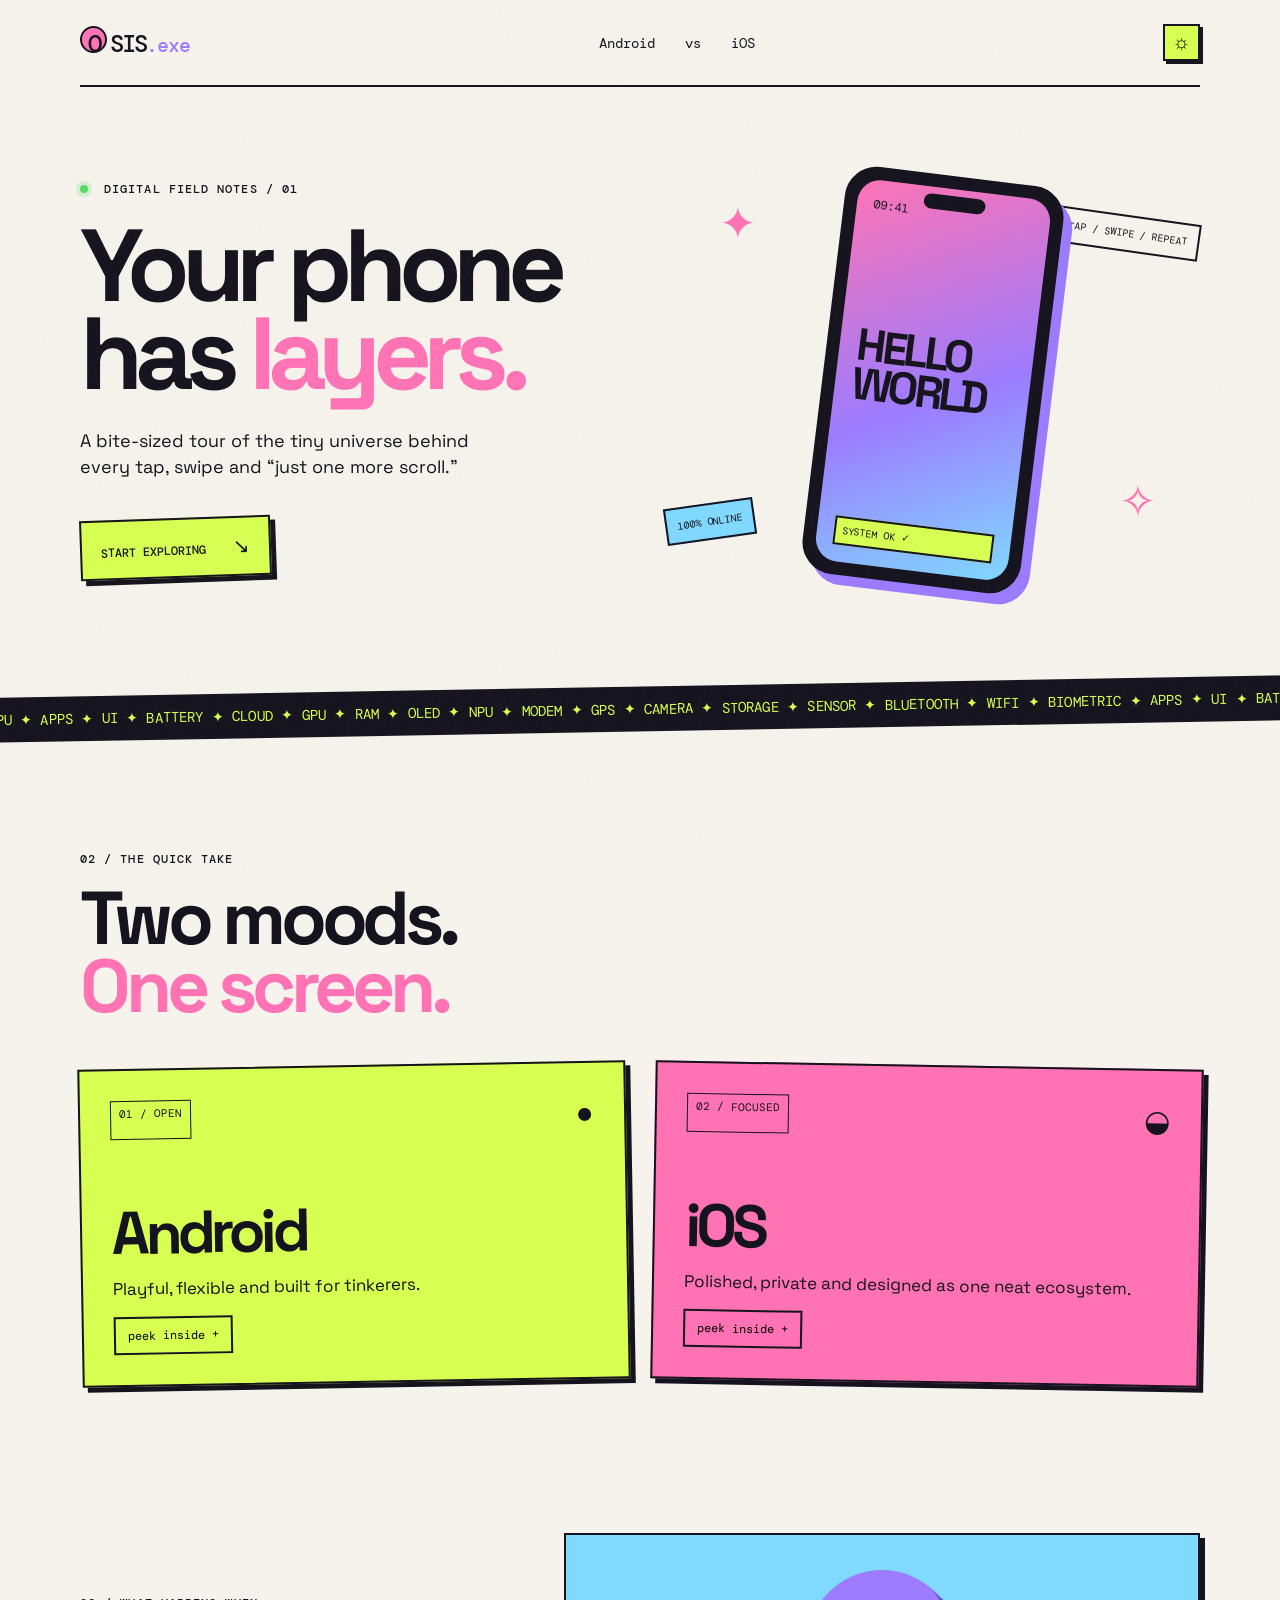
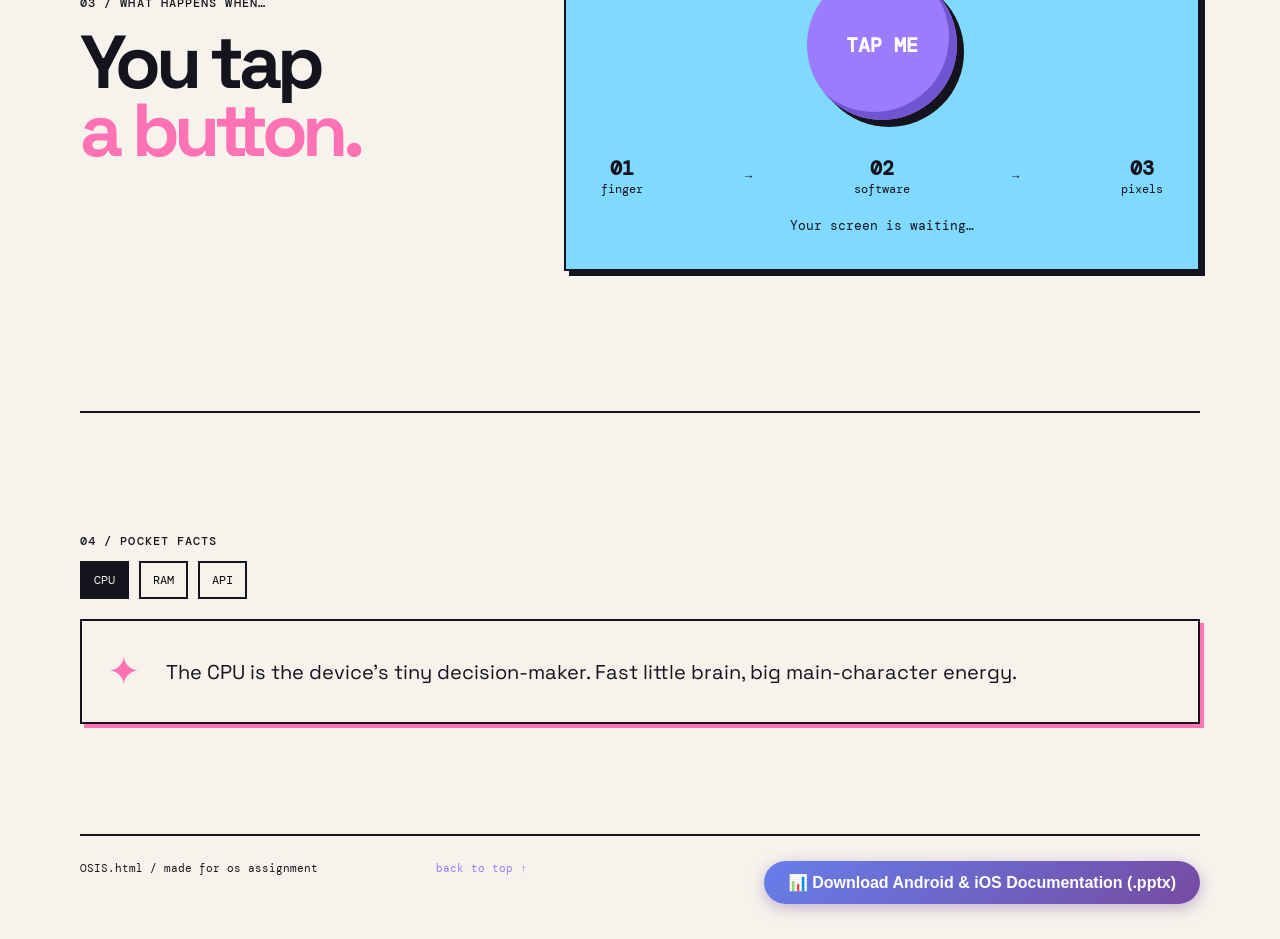
<file: index.html>
<!DOCTYPE html>
<html lang="en">
<head>
  <meta charset="UTF-8">
  <meta name="viewport" content="width=device-width, initial-scale=1.0">
  <meta name="description" content="A tiny, playful guide to Android and iOS.">
  <title>OSIS.exe — Android vs iOS</title>
  <link rel="preconnect" href="https://fonts.googleapis.com">
  <link rel="preconnect" href="https://fonts.gstatic.com" crossorigin>
  <link href="https://fonts.googleapis.com/css2?family=DM+Mono:wght@400;500&family=Space+Grotesk:wght@400;500;600;700&display=swap" rel="stylesheet">
  <link rel="stylesheet" href="css/style.css">
  <link rel="icon" type="image/x-icon" href="IMAGES/O.ico">
</head>
<body>
  <div class="noise" aria-hidden="true"></div>
  <header class="topbar">
    <a class="logo" href="#top" aria-label="OSIS home"><span>O</span>SIS<small>.exe</small></a>
    <nav aria-label="Main navigation">
      <a href="#android">Android</a><a href="#ios">vs</a><a href="#compare">iOS</a>
    </nav>
    <button class="mode-toggle" id="modeToggle" type="button" aria-label="Toggle color mode">☼</button>
  </header>

  <main id="top">
    <section class="hero section-wrap">
      <div class="hero-copy">
        <p class="kicker"><span class="live-dot"></span> DIGITAL FIELD NOTES / 01</p>
        <h1>Your phone<br>has <em>layers.</em></h1>
        <p class="intro">A bite-sized tour of the tiny universe behind every tap, swipe and “just one more scroll.”</p>
        <a class="sticker-button" href="#compare">START EXPLORING <span>↘</span></a>
      </div>
      <div class="hero-art" aria-label="Decorative phone illustration">
        <span class="spark spark-one">✦</span><span class="spark spark-two">✧</span>
        <div class="phone phone-hero"><div class="phone-island"></div><div class="screen"><span class="screen-time">09:41</span><b>HELLO<br>WORLD</b><span class="screen-chip">SYSTEM OK ✓</span></div></div>
        <div class="orbit orbit-one">TAP / SWIPE / REPEAT</div><div class="orbit orbit-two">100% ONLINE</div>
      </div>
    </section>

    <section class="marquee" aria-label="Topics">
      <div>CPU ✦ APPS ✦ UI ✦ BATTERY ✦ CLOUD ✦ GPU ✦ RAM ✦ OLED ✦ NPU ✦ MODEM ✦ GPS ✦ CAMERA ✦ STORAGE ✦ SENSOR ✦ BLUETOOTH ✦ WIFI ✦ BIOMETRIC ✦ 
      APPS ✦ UI ✦ BATTERY ✦ CLOUD ✦ GPU ✦ RAM ✦ </div></section>

    <section class="section-wrap quick-start" id="compare">
      <div class="section-title"><p class="kicker">02 / THE QUICK TAKE</p><h2>Two moods.<br><em>One screen.</em></h2></div>
      <div class="choice-grid">
        <article class="os-card android-card" id="android">
          <div class="card-top"><span class="pill">01 / OPEN</span><span class="card-symbol">●</span></div>
          <h3>Android</h3><p>Playful, flexible and built for tinkerers.</p>
          <button class="reveal-button" data-target="androidMore">peek inside +</button>
          <div class="reveal" id="androidMore"><strong>Under the hood:</strong> Linux kernel → Android Runtime → your apps.
          <br><br>✿ A flexible, Linux-based system running apps on a virtual translation layer (ART), allowing it to work on any phone hardware but requiring more RAM. ♡</div>
        </article>
        <article class="os-card ios-card" id="ios">
          <div class="card-top"><span class="pill">02 / FOCUSED</span><span class="card-symbol">◒</span></div>
          <h3>iOS</h3><p>Polished, private and designed as one neat ecosystem.</p>
          <button class="reveal-button" data-target="iosMore">peek inside +</button>
          <div class="reveal" id="iosMore"><strong>Under the hood:</strong> Darwin core → Cocoa Touch → your apps.
          <br><br>✿ A closed, Unix-based system running apps directly on custom chips, delivering highly efficient performance with less RAM. ♡</div>
        </article>
      </div>
    </section>

    <section class="section-wrap interaction-zone">
      <div class="section-title"><p class="kicker">03 / WHAT HAPPENS WHEN…</p><h2>You tap<br><em>a button.</em></h2></div>
      <div class="flow-box">
        <button class="tap-button" id="tapButton" type="button">TAP ME</button>
        <div class="flow-steps"><span><b>01</b> finger</span><i>→</i><span><b>02</b> software</span><i>→</i><span><b>03</b> pixels</span></div>
        <p id="tapMessage">Your screen is waiting…</p>
      </div>
    </section>

    <section class="section-wrap mini-facts">
      <p class="kicker">04 / POCKET FACTS</p>
      <div class="fact-row"><button class="fact-tab active" data-fact="cpu">CPU</button><button class="fact-tab" data-fact="ram">RAM</button><button class="fact-tab" data-fact="api">API</button></div>
      <div class="fact-display"><span class="fact-icon">✦</span><p id="factText">The CPU is the device’s tiny decision-maker. Fast little brain, big main-character energy.</p></div>
    </section>
  </main>

  <footer class="footer section-wrap"><span>OSIS.html / made for os assignment</span><a href="#top">back to top ↑</a>
    <br><br>
  <a href="https://github.com/bad-Things6856/osis/raw/refs/heads/osis/Documentation_of_Android_and_iOS.pptx" style="display: inline-block; padding: 12px 24px; font-family: 'Segoe UI', Tahoma, Geneva, Verdana, sans-serif; font-size: 16px;
    font-weight: 600; color: #ffffff; background: linear-gradient(135deg, #667eea 0%, #764ba2 100%); border-radius: 30px; text-decoration: none; box-shadow: 0 4px 15px rgba(118, 75, 162, 0.4); transition: all 0.3s ease;" onmouseover="this.style.transform='translateY(-2px)';
    this.style.boxShadow='0 6px 20px rgba(118, 75, 162, 0.6)';" onmouseout="this.style.transform='translateY(0)'; this.style.boxShadow='0 4px 15px rgba(118, 75, 162, 0.4)';">
    📊 Download Android & iOS Documentation (.pptx)
</a>
  </footer>
  <script src="js/app.js"></script>
</body>
</html>
</file>
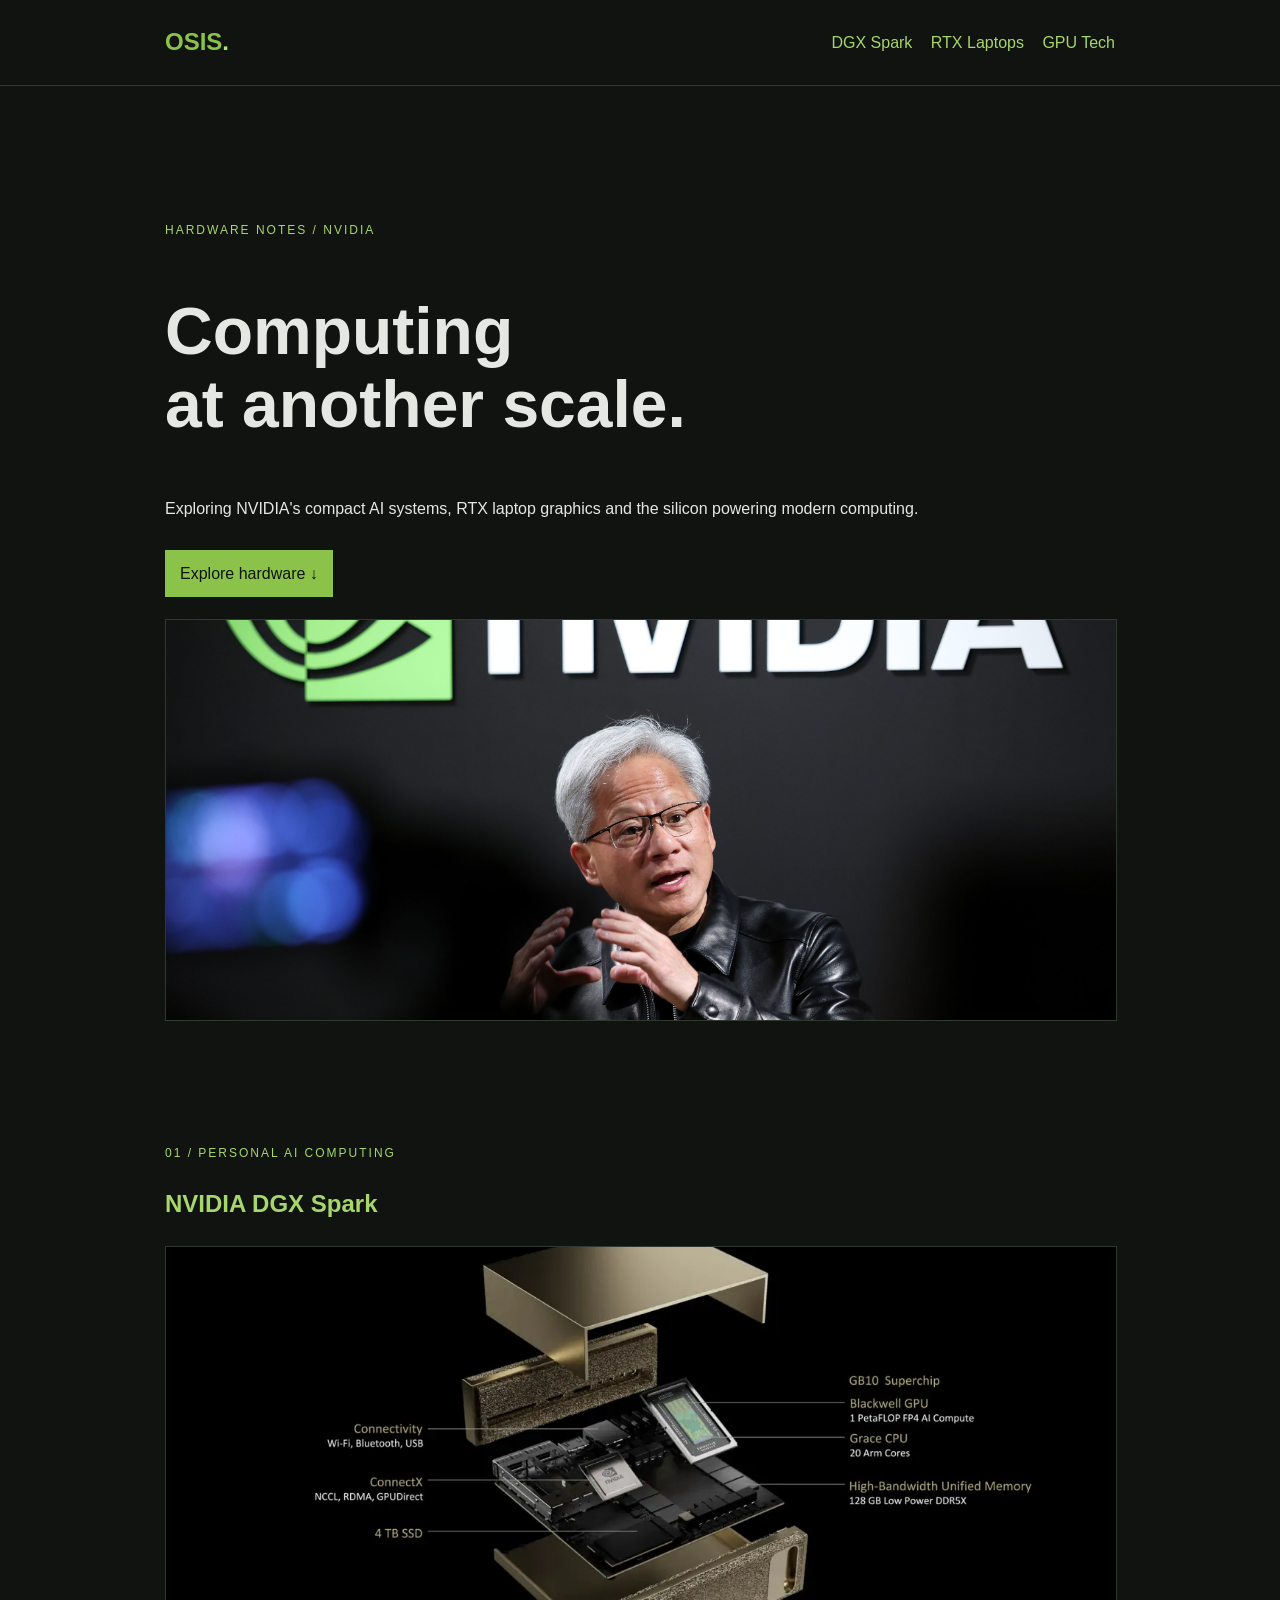
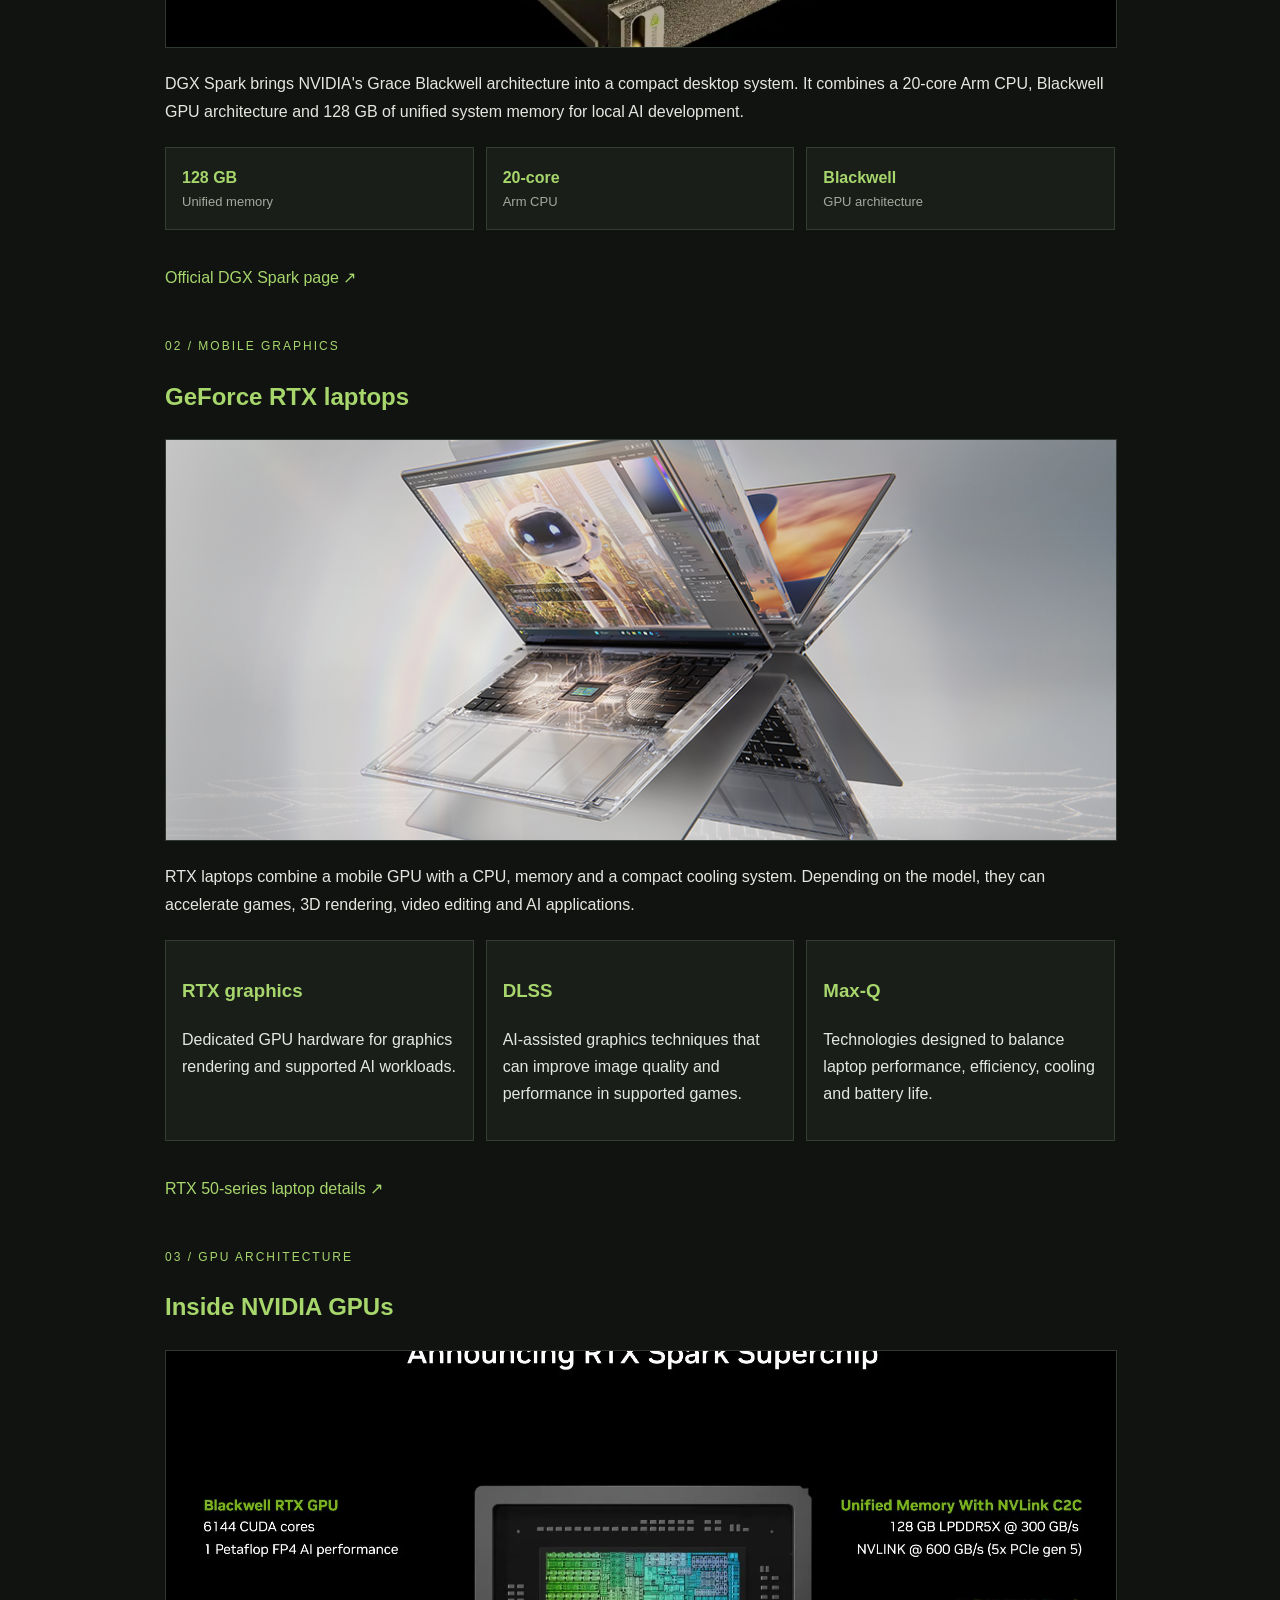
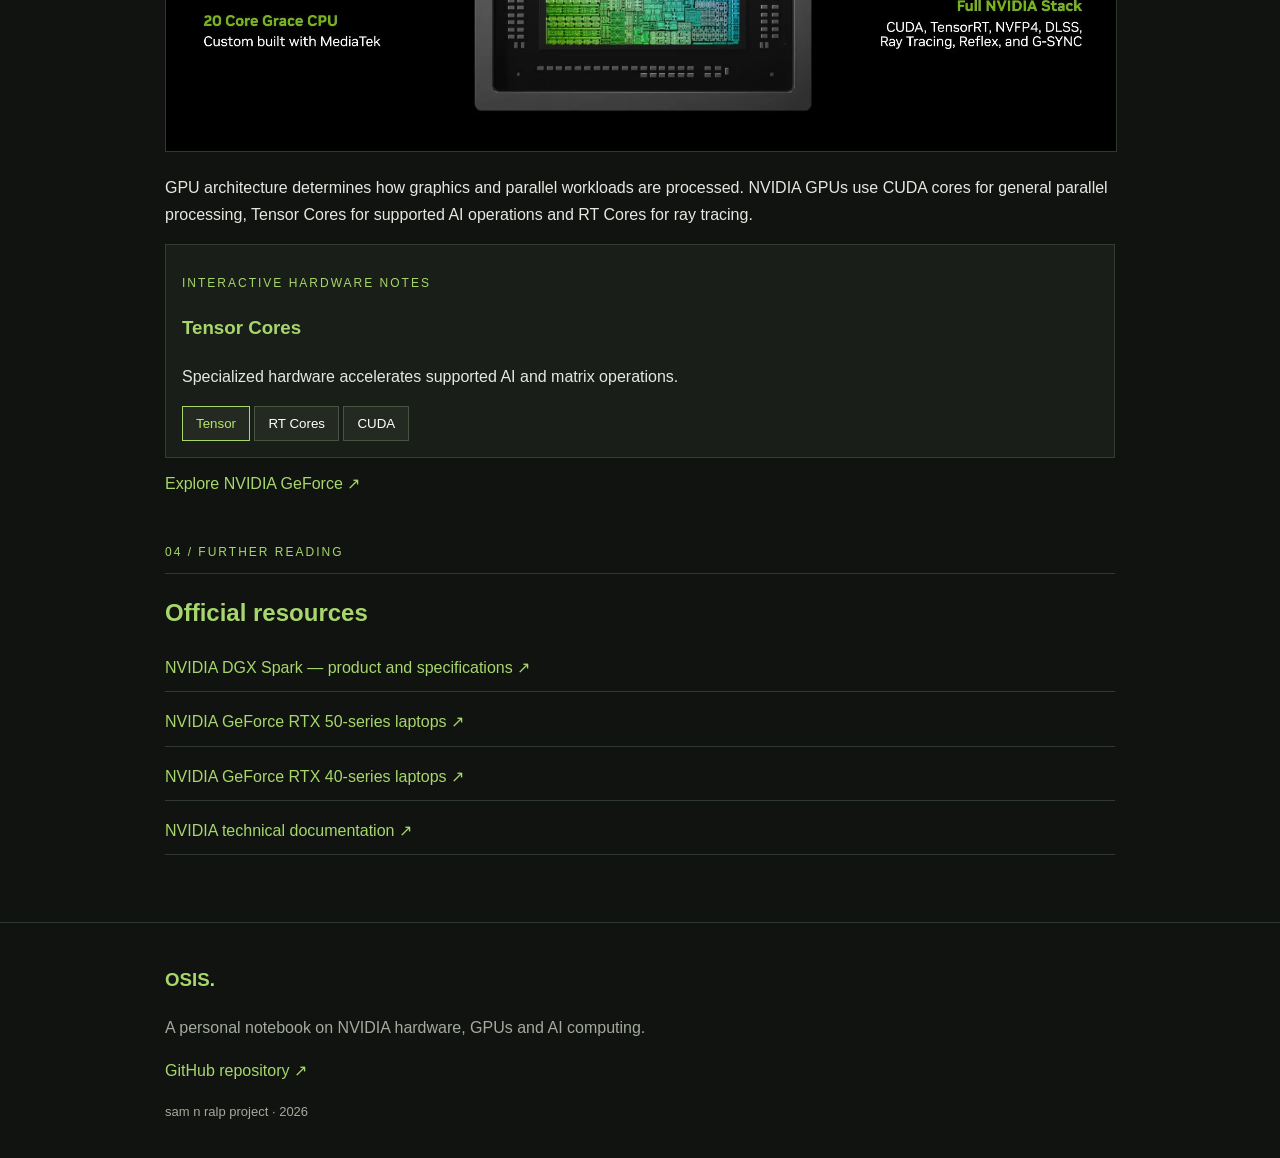
<file: Htmlwd/index.html>
<!DOCTYPE html>
<html lang="en">
<head>
    <meta charset="UTF-8">
    <meta name="viewport" content="width=device-width, initial-scale=1.0">
    <title>OSIS | NVIDIA Hardware</title>
    <link rel="stylesheet" href="style.css">
</head>
<body>

<header>
    <a href="#" class="logo">OSIS<span>.</span></a>
    <nav>
        <a href="#spark">DGX Spark</a>
        <a href="#laptops">RTX Laptops</a>
        <a href="#gpu">GPU Tech</a>
    </nav>
</header>

<main>
    <section class="hero">
        <p class="label">HARDWARE NOTES / NVIDIA</p>
        <h1>Computing<br>at another scale.</h1>
        <p>
            Exploring NVIDIA's compact AI systems, RTX laptop
            graphics and the silicon powering modern computing.
        </p>
        <a class="button" href="#spark">Explore hardware ↓</a>

        <!-- Optional hero image -->
        <img class="hero-image"
             src="images/nvidia-hero.jpg"
             alt="NVIDIA hardware">
    </section>

    <section id="spark">
        <p class="label">01 / PERSONAL AI COMPUTING</p>
        <h2>NVIDIA DGX Spark</h2>

        <img class="feature-image"
             src="images/dgx-spark.jpeg"
             alt="NVIDIA DGX Spark desktop AI system">

        <p>
            DGX Spark brings NVIDIA's Grace Blackwell architecture
            into a compact desktop system. It combines a 20-core
            Arm CPU, Blackwell GPU architecture and 128 GB of
            unified system memory for local AI development.
        </p>

        <div class="specs">
            <div><strong>128 GB</strong><span>Unified memory</span></div>
            <div><strong>20-core</strong><span>Arm CPU</span></div>
            <div><strong>Blackwell</strong><span>GPU architecture</span></div>
        </div>

        <a class="link"
           href="https://www.nvidia.com/en-us/products/workstations/dgx-spark/"
           target="_blank" rel="noopener noreferrer">
            Official DGX Spark page ↗
        </a>
    </section>

    <section id="laptops">
        <p class="label">02 / MOBILE GRAPHICS</p>
        <h2>GeForce RTX laptops</h2>

        <img class="feature-image"
             src="images/rtx-laptop.png"
             alt="Laptop with NVIDIA RTX graphics">

        <p>
            RTX laptops combine a mobile GPU with a CPU, memory
            and a compact cooling system. Depending on the model,
            they can accelerate games, 3D rendering, video editing
            and AI applications.
        </p>

        <div class="cards">
            <article>
                <h3>RTX graphics</h3>
                <p>Dedicated GPU hardware for graphics rendering and supported AI workloads.</p>
            </article>

            <article>
                <h3>DLSS</h3>
                <p>AI-assisted graphics techniques that can improve image quality and performance in supported games.</p>
            </article>

            <article>
                <h3>Max-Q</h3>
                <p>Technologies designed to balance laptop performance, efficiency, cooling and battery life.</p>
            </article>
        </div>

        <a class="link"
           href="https://www.nvidia.com/en-in/geforce/laptops/50-series/"
           target="_blank" rel="noopener noreferrer">
            RTX 50-series laptop details ↗
        </a>
    </section>

    <section id="gpu">
        <p class="label">03 / GPU ARCHITECTURE</p>
        <h2>Inside NVIDIA GPUs</h2>

        <img class="feature-image"
             src="images/nvidia-chip.jpg"
             alt="NVIDIA GPU chip">

        <p>
            GPU architecture determines how graphics and parallel
            workloads are processed. NVIDIA GPUs use CUDA cores for
            general parallel processing, Tensor Cores for supported
            AI operations and RT Cores for ray tracing.
        </p>

        <div class="explorer">
            <p class="label">INTERACTIVE HARDWARE NOTES</p>
            <h3 id="tech-title">Tensor Cores</h3>

            <p id="tech-info">
                Specialized hardware accelerates supported AI and
                matrix operations.
            </p>

            <button class="tech active"
                    data-title="Tensor Cores"
                    data-info="Specialized hardware accelerates supported AI and matrix operations.">
                Tensor
            </button>

            <button class="tech"
                    data-title="RT Cores"
                    data-info="Dedicated hardware accelerates ray-tracing operations used in supported graphics workloads.">
                RT Cores
            </button>

            <button class="tech"
                    data-title="CUDA Cores"
                    data-info="Parallel processing units execute many graphics and compute operations across GPU workloads.">
                CUDA
            </button>
        </div>

        <a class="link"
           href="https://www.nvidia.com/en-in/geforce/"
           target="_blank" rel="noopener noreferrer">
            Explore NVIDIA GeForce ↗
        </a>
    </section>

    <section class="reading">
        <p class="label">04 / FURTHER READING</p>
        <h2>Official resources</h2>

        <p><a href="https://www.nvidia.com/en-us/products/workstations/dgx-spark/"
              target="_blank" rel="noopener noreferrer">
            NVIDIA DGX Spark — product and specifications ↗</a></p>

        <p><a href="https://www.nvidia.com/en-in/geforce/laptops/50-series/"
              target="_blank" rel="noopener noreferrer">
            NVIDIA GeForce RTX 50-series laptops ↗</a></p>

        <p><a href="https://www.nvidia.com/en-in/geforce/laptops/40-series/"
              target="_blank" rel="noopener noreferrer">
            NVIDIA GeForce RTX 40-series laptops ↗</a></p>

        <p><a href="https://docs.nvidia.com/"
              target="_blank" rel="noopener noreferrer">
            NVIDIA technical documentation ↗</a></p>
    </section>
</main>

<footer>
    <h3>OSIS<span>.</span></h3>
    <p>A personal notebook on NVIDIA hardware, GPUs and AI computing.</p>
    <p>
        <a href="https://github.com/bad-Things6856/osis"
           target="_blank" rel="noopener noreferrer">
            GitHub repository ↗
        </a>
    </p>
    <p class="copyright">sam n ralp project · 2026</p>
</footer>

<script src="script.js"></script>
</body>
</html>
</file>
<file: css/style.css>
@import url('https://fonts.googleapis.com/css2?family=DM+Mono:wght@400;500&family=Space+Grotesk:wght@400;500;600;700&display=swap');

:root {
  --ink: #15131d;
  --paper: #f6f3ec;
  --pink: #ff73b5;
  --lime: #d7ff52;
  --blue: #80d9ff;
  --purple: #9c7bff;
  --line: #15131d;
  --shadow: 5px 5px 0 var(--ink);
}

* { box-sizing: border-box; }

html {
  scroll-behavior: smooth;
}

body {
  margin: 0;
  color: var(--ink);
  background: var(--paper);
  font-family: 'Space Grotesk', sans-serif;
  overflow-x: hidden;
}

body.dark {
  --ink: #f6f3ec;
  --paper: #191625;
  --line: #f6f3ec;
  --shadow: 5px 5px 0 #000;
}

.noise {
  position: fixed;
  inset: 0;
  pointer-events: none;
  opacity: .04;
  z-index: 10;
  background-image: url("data:image/svg+xml,%3Csvg viewBox='0 0 180 180' xmlns='http://www.w3.org/2000/svg'%3E%3Cfilter id='n'%3E%3CfeTurbulence type='fractalNoise' baseFrequency='.8' numOctaves='4' stitchTiles='stitch'/%3E%3C/filter%3E%3Crect width='100%25' height='100%25' filter='url(%23n)' opacity='.7'/%3E%3C/svg%3E");
}

a {
  color: inherit;
  text-decoration: none;
}

.topbar {
  display: flex;
  justify-content: space-between;
  align-items: center;
  width: min(1120px, calc(100% - 40px));
  margin: auto;
  padding: 24px 0;
  border-bottom: 2px solid var(--line);
  position: relative;
  z-index: 2;
}

.logo {
  font: 500 24px 'DM Mono', monospace;
  letter-spacing: -2px;
}

.logo span {
  display: inline-grid;
  place-items: center;
  width: 27px;
  height: 27px;
  border: 2px solid var(--ink);
  border-radius: 50%;
  background: var(--pink);
  margin-right: 3px;
}

.logo small {
  color: var(--purple);
  letter-spacing: -1px;
}

nav {
  display: flex;
  gap: 30px;
  font: 14px 'DM Mono', monospace;
}

nav a:hover {
  color: var(--pink);
}

.mode-toggle {
  background: var(--lime);
  border: 2px solid var(--ink);
  box-shadow: 3px 3px 0 var(--ink);
  width: 37px;
  height: 37px;
  cursor: pointer;
  font-size: 20px;
}

.section-wrap {
  width: min(1120px, calc(100% - 40px));
  margin: auto;
}

.hero {
  min-height: 600px;
  display: grid;
  grid-template-columns: 1fr 1fr;
  align-items: center;
  gap: 50px;
  padding: 75px 0 90px;
}

.kicker {
  font: 500 12px 'DM Mono', monospace;
  letter-spacing: .09em;
}

.live-dot {
  display: inline-block;
  width: 8px;
  height: 8px;
  background: #59db62;
  border-radius: 50%;
  margin-right: 8px;
  box-shadow: 0 0 0 4px #59db6233;
}

h1, h2, h3, p {
  margin-top: 0;
}

h1 {
  font-size: clamp(60px, 8vw, 106px);
  line-height: .86;
  letter-spacing: -.08em;
  margin: 25px 0 30px;
}

em {
  color: var(--pink);
  font-style: normal;
}

.intro {
  font-size: 18px;
  line-height: 1.45;
  max-width: 420px;
}

.sticker-button {
  display: inline-block;
  background: var(--lime);
  border: 2px solid var(--ink);
  box-shadow: var(--shadow);
  padding: 15px 19px;
  margin-top: 20px;
  font: 500 12px 'DM Mono', monospace;
  transform: rotate(-2deg);
}

.sticker-button:hover {
  transform: rotate(2deg) translate(-2px, -2px);
  box-shadow: 8px 8px 0 var(--ink);
}

.sticker-button span {
  font-size: 20px;
  margin-left: 20px;
}

.hero-art {
  min-height: 400px;
  display: grid;
  place-items: center;
  position: relative;
}

.phone {
  background: var(--ink);
  border: 3px solid var(--ink);
  border-radius: 32px;
  padding: 10px;
  box-shadow: 10px 10px 0 var(--purple);
  transform: rotate(7deg);
}

.phone-hero {
  width: 220px;
  height: 410px;
  position: relative;
  z-index: 1;
}

.screen {
  height: 100%;
  border-radius: 23px;
  background: linear-gradient(155deg, var(--pink), var(--purple) 55%, var(--blue));
  padding: 17px;
  display: flex;
  flex-direction: column;
  color: var(--ink);
}

.screen-time {
  font: 12px 'DM Mono', monospace;
}

.screen b {
  margin: auto 0;
  font-size: 45px;
  line-height: .86;
  letter-spacing: -.08em;
}

.screen-chip {
  background: var(--lime);
  border: 2px solid var(--ink);
  padding: 6px;
  font: 10px 'DM Mono', monospace;
}

.phone-island {
  position: absolute;
  z-index: 2;
  left: 50%;
  transform: translateX(-50%);
  top: 17px;
  width: 62px;
  height: 15px;
  border-radius: 20px;
  background: var(--ink);
}

.orbit {
  position: absolute;
  background: var(--paper);
  border: 2px solid var(--ink);
  padding: 10px;
  font: 10px 'DM Mono', monospace;
}

.orbit-one {
  top: 40px;
  right: 0;
  transform: rotate(8deg);
}

.orbit-two {
  bottom: 45px;
  left: 0;
  transform: rotate(-8deg);
  background: var(--blue);
}

.spark {
  color: var(--pink);
  font-size: 45px;
  position: absolute;
}

.spark-one {
  top: 20px;
  left: 10%;
}

.spark-two {
  bottom: 55px;
  right: 8%;
}

.marquee {
  overflow: hidden;
  background: var(--ink);
  color: var(--lime);
  padding: 13px 0;
  font: 14px 'DM Mono', monospace;
  white-space: nowrap;
  transform: rotate(-1deg) scale(1.02);
}

.marquee div {
  animation: scroll 25s linear infinite;
}

@keyframes scroll {
  to {
    transform: translateX(-50%);
  }
}

.quick-start,
.interaction-zone,
.mini-facts {
  padding: 120px 0 30px;
}

.section-title h2 {
  font-size: clamp(43px, 6vw, 75px);
  line-height: .9;
  letter-spacing: -.07em;
  margin: 18px 0 45px;
}

.choice-grid {
  display: grid;
  grid-template-columns: 1fr 1fr;
  gap: 25px;
}

.os-card {
  padding: 30px;
  min-height: 310px;
  border: 2px solid var(--ink);
  box-shadow: var(--shadow);
}

.android-card {
  background: var(--lime);
  transform: rotate(-1deg);
}

.ios-card {
  background: var(--pink);
  transform: rotate(1deg);
}

.card-top {
  display: flex;
  justify-content: space-between;
  font: 11px 'DM Mono', monospace;
}

.pill {
  border: 1px solid var(--ink);
  padding: 5px 8px;
}

.card-symbol {
  font-size: 30px;
}

.os-card h3 {
  font-size: 60px;
  letter-spacing: -.08em;
  margin: 55px 0 6px;
}

.os-card p {
  font-size: 17px;
}

.reveal-button,
.fact-tab {
  border: 2px solid var(--ink);
  background: transparent;
  padding: 9px 12px;
  font: 12px 'DM Mono', monospace;
  cursor: pointer;
}

.reveal-button:hover,
.fact-tab.active {
  background: var(--ink);
  color: var(--paper);
}

.reveal {
  display: none;
  border-top: 1px dashed var(--ink);
  margin-top: 20px;
  padding-top: 15px;
  font: 13px 'DM Mono', monospace;
}

.reveal.show {
  display: block;
}

.interaction-zone {
  display: grid;
  grid-template-columns: .8fr 1.2fr;
  gap: 60px;
  align-items: center;
}

.flow-box {
  border: 2px solid var(--ink);
  padding: 35px;
  background: var(--blue);
  box-shadow: var(--shadow);
  text-align: center;
}

.tap-button {
  border: 0;
  border-radius: 50%;
  width: 150px;
  height: 150px;
  background: var(--purple);
  color: white;
  font: 700 20px 'DM Mono', monospace;
  cursor: pointer;
  box-shadow: inset -8px -8px 0 #7055d0, 7px 7px 0 var(--ink);
}

.tap-button:active {
  transform: translate(5px, 5px);
  box-shadow: inset -8px -8px 0 #7055d0, 2px 2px 0 var(--ink);
}

.flow-steps {
  display: flex;
  justify-content: space-between;
  align-items: center;
  margin: 35px 0 20px;
  font: 12px 'DM Mono', monospace;
}

.flow-steps b {
  display: block;
  font-size: 20px;
}

.flow-box p {
  font: 13px 'DM Mono', monospace;
  margin: 0;
}

.mini-facts {
  border-top: 2px solid var(--ink);
  margin-top: 110px;
  padding-bottom: 110px;
}

.fact-row {
  display: flex;
  gap: 10px;
}

.fact-display {
  display: flex;
  align-items: center;
  gap: 25px;
  border: 2px solid var(--ink);
  margin-top: 20px;
  padding: 25px;
  background: var(--paper);
  box-shadow: 4px 4px 0 var(--pink);
}

.fact-icon {
  font-size: 40px;
  color: var(--pink);
}

.fact-display p {
  margin: 0;
  font-size: 20px;
}

.footer {
  border-top: 2px solid var(--ink);
  padding: 25px 0 35px;
  display: flex;
  justify-content: space-between;
  font: 11px 'DM Mono', monospace;
}

.footer a {
  color: var(--purple);
}

@media (max-width: 700px) {
  .topbar {
    width: calc(100% - 28px);
    padding: 17px 0;
  }

  nav {
    gap: 12px;
    font-size: 11px;
  }

  .section-wrap {
    width: calc(100% - 28px);
  }

  .hero {
    grid-template-columns: 1fr;
    padding: 65px 0;
  }

  .hero-art {
    min-height: 360px;
  }

  .phone-hero {
    width: 175px;
    height: 330px;
  }

  .screen b {
    font-size: 37px;
  }

  .choice-grid,
  .interaction-zone {
    grid-template-columns: 1fr;
  }

  .quick-start,
  .interaction-zone,
  .mini-facts {
    padding-top: 80px;
  }

  .os-card h3 {
    margin-top: 40px;
  }

  .flow-steps {
    font-size: 10px;
    gap: 8px;
  }

  .flow-steps i {
    font-size: 18px;
  }

  .footer {
    flex-direction: column;
    gap: 15px;
  }
}
</file>
<file: Htmlwd/style.css>
body {
    margin: 0;
    background: #10130f;
    color: #e5e8e2;
    font: 16px/1.7 Arial, sans-serif;
}

header, main, footer {
    padding: 22px max(6%, calc((100% - 950px) / 2));
}

header {
    display: flex;
    justify-content: space-between;
    align-items: center;
    border-bottom: 1px solid #30392f;
}

.logo {
    color: #8bc34a;
    font-size: 24px;
    font-weight: bold;
    text-decoration: none;
}

.logo span, footer span {
    color: #b5e66d;
}

nav a, a {
    color: #a7d66c;
    text-decoration: none;
}

nav a {
    margin-left: 14px;
}

h1 {
    font-size: clamp(42px, 7vw, 66px);
    line-height: 1.1;
}

h2, h3, .label {
    color: #a7d66c;
}

.label {
    font-size: 12px;
    letter-spacing: 2px;
}

.hero {
    padding: 55px 0;
}

.hero-image, .feature-image {
    display: block;
    width: 100%;
    max-height: 400px;
    object-fit: cover;
    margin: 22px 0;
    border: 1px solid #30392f;
}

.button {
    display: inline-block;
    padding: 10px 15px;
    background: #8bc34a;
    color: #10130f;
    margin-top: 12px;
}

section {
    margin: 45px 0;
    scroll-margin-top: 20px;
}

.specs, .cards {
    display: grid;
    grid-template-columns: repeat(3, 1fr);
    gap: 12px;
    margin: 22px 0;
}

.specs div, .cards article, .explorer {
    padding: 16px;
    background: #191e18;
    border: 1px solid #343d31;
}

.specs strong, .specs span {
    display: block;
}

.specs strong {
    color: #a7d66c;
}

.specs span, .copyright {
    color: #a4aa9e;
    font-size: 13px;
}

.link {
    display: inline-block;
    margin-top: 12px;
}

.tech {
    background: #242a22;
    color: white;
    border: 1px solid #485341;
    padding: 9px 13px;
    cursor: pointer;
}

.tech.active, .tech:hover {
    border-color: #a7d66c;
    color: #b5e66d;
}

.reading p {
    border-bottom: 1px solid #30392f;
    padding-bottom: 10px;
}

footer {
    border-top: 1px solid #30392f;
    color: #a4aa9e;
}

@media (max-width: 600px) {
    header {
        align-items: flex-start;
        flex-direction: column;
    }

    nav a {
        margin: 0 12px 0 0;
    }

    .specs, .cards {
        grid-template-columns: 1fr;
    }
}
</file>
